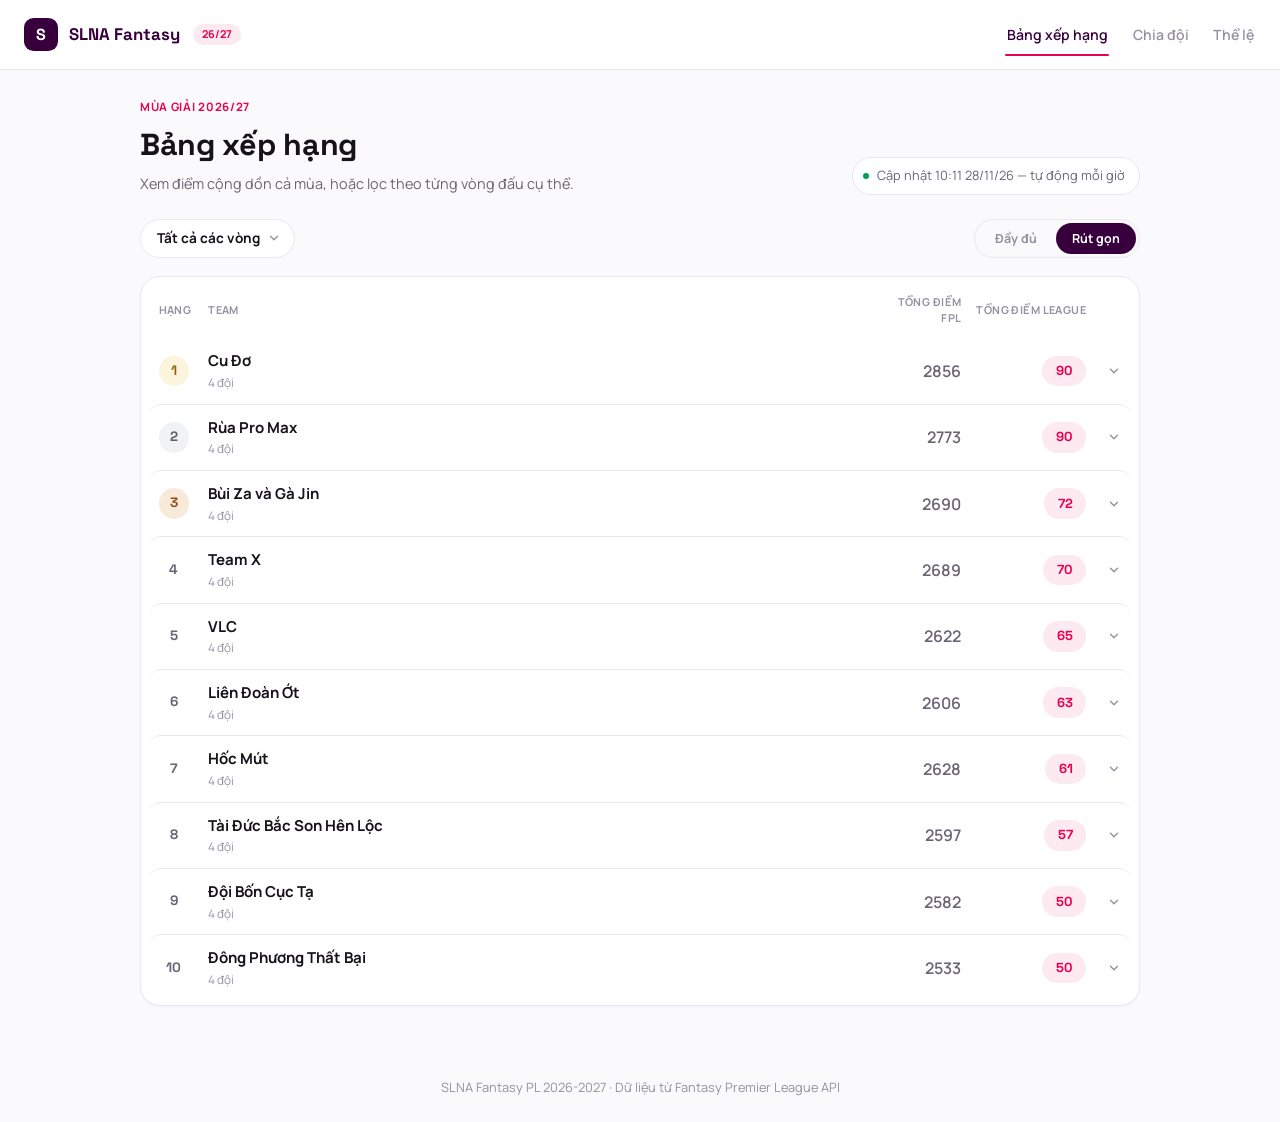
<file: index.html>
<!doctype html>
<html lang="vi">
<head>
  <meta charset="utf-8" />
  <meta name="viewport" content="width=device-width, initial-scale=1" />
  <title>SLNA Fantasy PL 2026-2027 — Bảng xếp hạng</title>
  <link rel="stylesheet" href="assets/style.css" />
</head>
<body>
  <header class="site-header">
    <div class="brand">
      <div class="brand-mark">S</div>
      <span class="brand-name">SLNA Fantasy</span>
      <span class="brand-season">26/27</span>
    </div>
    <nav class="site-nav">
      <a href="index.html" class="active">Bảng xếp hạng</a>
      <a href="teams.html">Chia đội</a>
      <a href="rules.html">Thể lệ</a>
    </nav>
  </header>

  <main>
    <div class="page-head">
      <div>
        <span class="eyebrow">Mùa giải 2026/27</span>
        <h1 class="title">Bảng xếp hạng</h1>
        <p class="sub">Xem điểm cộng dồn cả mùa, hoặc lọc theo từng vòng đấu cụ thể.</p>
      </div>
      <div class="updated">
        <span class="live-dot"></span>
        <span id="updated-at"></span>
      </div>
    </div>

    <div class="standings-controls">
      <div class="gw-select-wrap">
        <select id="gw-select"></select>
        <span class="gw-chevron"><svg width="14" height="14" viewBox="0 0 16 16" fill="none"><path d="M4 6l4 4 4-4" stroke="currentColor" stroke-width="1.6" stroke-linecap="round" stroke-linejoin="round"/></svg></span>
      </div>
      <div class="view-toggle" id="view-toggle">
        <button type="button" class="view-btn" data-mode="full">Đầy đủ</button>
        <button type="button" class="view-btn active" data-mode="compact">Rút gọn</button>
      </div>
    </div>

    <div class="table-card">
      <div class="row-head" id="standings-head"></div>
      <div id="standings-body"></div>
    </div>
  </main>

  <nav class="tabbar">
    <a href="index.html" class="active">
      <svg width="20" height="20" viewBox="0 0 20 20" fill="none"><path d="M4 11h3v6H4v-6zM8.5 6h3v11h-3V6zM13 13h3v4h-3v-4z" stroke="currentColor" stroke-width="1.4" stroke-linejoin="round"/></svg>
      <span>Xếp hạng</span>
    </a>
    <a href="teams.html">
      <svg width="20" height="20" viewBox="0 0 20 20" fill="none"><rect x="3.5" y="3.5" width="5.5" height="5.5" rx="1.3" stroke="currentColor" stroke-width="1.4"/><rect x="11" y="3.5" width="5.5" height="5.5" rx="1.3" stroke="currentColor" stroke-width="1.4"/><rect x="3.5" y="11" width="5.5" height="5.5" rx="1.3" stroke="currentColor" stroke-width="1.4"/><rect x="11" y="11" width="5.5" height="5.5" rx="1.3" stroke="currentColor" stroke-width="1.4"/></svg>
      <span>Chia đội</span>
    </a>
    <a href="rules.html">
      <svg width="20" height="20" viewBox="0 0 20 20" fill="none"><path d="M5 3.5h7l3 3V16a1 1 0 0 1-1 1H5a1 1 0 0 1-1-1V4.5a1 1 0 0 1 1-1z" stroke="currentColor" stroke-width="1.4" stroke-linejoin="round"/><path d="M7 9h6M7 12h6" stroke="currentColor" stroke-width="1.4" stroke-linecap="round"/></svg>
      <span>Thể lệ</span>
    </a>
  </nav>

  <footer>SLNA Fantasy PL 2026-2027 · Dữ liệu từ Fantasy Premier League API</footer>
  <script src="assets/app.js"></script>
</body>
</html>
</file>
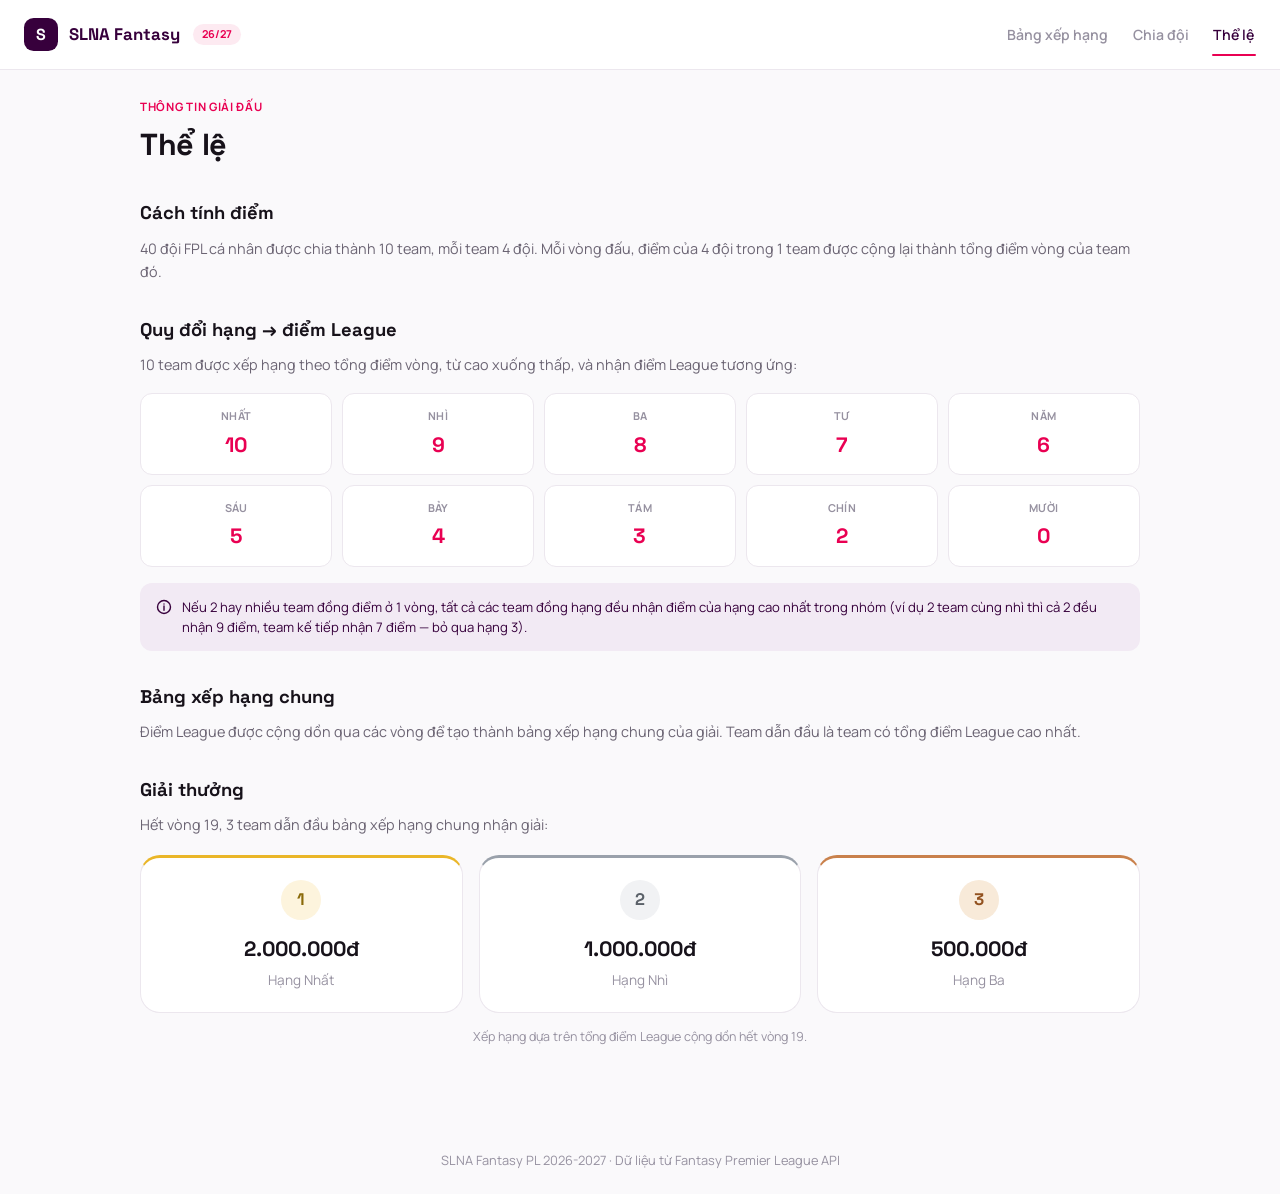
<file: rules.html>
<!doctype html>
<html lang="vi">
<head>
  <meta charset="utf-8" />
  <meta name="viewport" content="width=device-width, initial-scale=1" />
  <title>SLNA Fantasy PL 2026-2027 — Thể lệ</title>
  <link rel="stylesheet" href="assets/style.css" />
</head>
<body>
  <header class="site-header">
    <div class="brand">
      <div class="brand-mark">S</div>
      <span class="brand-name">SLNA Fantasy</span>
      <span class="brand-season">26/27</span>
    </div>
    <nav class="site-nav">
      <a href="index.html">Bảng xếp hạng</a>
      <a href="teams.html">Chia đội</a>
      <a href="rules.html" class="active">Thể lệ</a>
    </nav>
  </header>

  <main>
    <span class="eyebrow">Thông tin giải đấu</span>
    <h1 class="title" style="margin-bottom: 2rem;">Thể lệ</h1>

    <div class="section">
      <h2>Cách tính điểm</h2>
      <p>40 đội FPL cá nhân được chia thành 10 team, mỗi team 4 đội. Mỗi vòng đấu, điểm
        của 4 đội trong 1 team được cộng lại thành tổng điểm vòng của team đó.</p>
    </div>

    <div class="section">
      <h2>Quy đổi hạng → điểm League</h2>
      <p>10 team được xếp hạng theo tổng điểm vòng, từ cao xuống thấp, và nhận điểm League
        tương ứng:</p>
      <div class="rank-grid">
        <div class="rank-grid-item"><div class="r">Nhất</div><div class="p">10</div></div>
        <div class="rank-grid-item"><div class="r">Nhì</div><div class="p">9</div></div>
        <div class="rank-grid-item"><div class="r">Ba</div><div class="p">8</div></div>
        <div class="rank-grid-item"><div class="r">Tư</div><div class="p">7</div></div>
        <div class="rank-grid-item"><div class="r">Năm</div><div class="p">6</div></div>
        <div class="rank-grid-item"><div class="r">Sáu</div><div class="p">5</div></div>
        <div class="rank-grid-item"><div class="r">Bảy</div><div class="p">4</div></div>
        <div class="rank-grid-item"><div class="r">Tám</div><div class="p">3</div></div>
        <div class="rank-grid-item"><div class="r">Chín</div><div class="p">2</div></div>
        <div class="rank-grid-item"><div class="r">Mười</div><div class="p">0</div></div>
      </div>
      <div class="callout">
        <svg width="16" height="16" viewBox="0 0 16 16" fill="none"><circle cx="8" cy="8" r="6.5" stroke="currentColor" stroke-width="1.4"/><path d="M8 7v4.2M8 5v.01" stroke="currentColor" stroke-width="1.4" stroke-linecap="round"/></svg>
        <span>Nếu 2 hay nhiều team đồng điểm ở 1 vòng, tất cả các team đồng hạng đều nhận
          điểm của hạng cao nhất trong nhóm (ví dụ 2 team cùng nhì thì cả 2 đều nhận 9
          điểm, team kế tiếp nhận 7 điểm — bỏ qua hạng 3).</span>
      </div>
    </div>

    <div class="section">
      <h2>Bảng xếp hạng chung</h2>
      <p>Điểm League được cộng dồn qua các vòng để tạo thành bảng xếp hạng chung của giải.
        Team dẫn đầu là team có tổng điểm League cao nhất.</p>
    </div>

    <div class="section">
      <h2>Giải thưởng</h2>
      <p>Hết vòng 19, 3 team dẫn đầu bảng xếp hạng chung nhận giải:</p>
      <div class="prize-list">
        <div class="prize gold">
          <div class="prize-num">1</div>
          <div class="amount">2.000.000đ</div>
          <div class="muted">Hạng Nhất</div>
        </div>
        <div class="prize silver">
          <div class="prize-num">2</div>
          <div class="amount">1.000.000đ</div>
          <div class="muted">Hạng Nhì</div>
        </div>
        <div class="prize bronze">
          <div class="prize-num">3</div>
          <div class="amount">500.000đ</div>
          <div class="muted">Hạng Ba</div>
        </div>
      </div>
      <div class="prizes-note">Xếp hạng dựa trên tổng điểm League cộng dồn hết vòng 19.</div>
    </div>
  </main>

  <nav class="tabbar">
    <a href="index.html">
      <svg width="20" height="20" viewBox="0 0 20 20" fill="none"><path d="M4 11h3v6H4v-6zM8.5 6h3v11h-3V6zM13 13h3v4h-3v-4z" stroke="currentColor" stroke-width="1.4" stroke-linejoin="round"/></svg>
      <span>Xếp hạng</span>
    </a>
    <a href="teams.html">
      <svg width="20" height="20" viewBox="0 0 20 20" fill="none"><rect x="3.5" y="3.5" width="5.5" height="5.5" rx="1.3" stroke="currentColor" stroke-width="1.4"/><rect x="11" y="3.5" width="5.5" height="5.5" rx="1.3" stroke="currentColor" stroke-width="1.4"/><rect x="3.5" y="11" width="5.5" height="5.5" rx="1.3" stroke="currentColor" stroke-width="1.4"/><rect x="11" y="11" width="5.5" height="5.5" rx="1.3" stroke="currentColor" stroke-width="1.4"/></svg>
      <span>Chia đội</span>
    </a>
    <a href="rules.html" class="active">
      <svg width="20" height="20" viewBox="0 0 20 20" fill="none"><path d="M5 3.5h7l3 3V16a1 1 0 0 1-1 1H5a1 1 0 0 1-1-1V4.5a1 1 0 0 1 1-1z" stroke="currentColor" stroke-width="1.4" stroke-linejoin="round"/><path d="M7 9h6M7 12h6" stroke="currentColor" stroke-width="1.4" stroke-linecap="round"/></svg>
      <span>Thể lệ</span>
    </a>
  </nav>

  <footer>SLNA Fantasy PL 2026-2027 · Dữ liệu từ Fantasy Premier League API</footer>
  <script src="assets/app.js"></script>
</body>
</html>
</file>
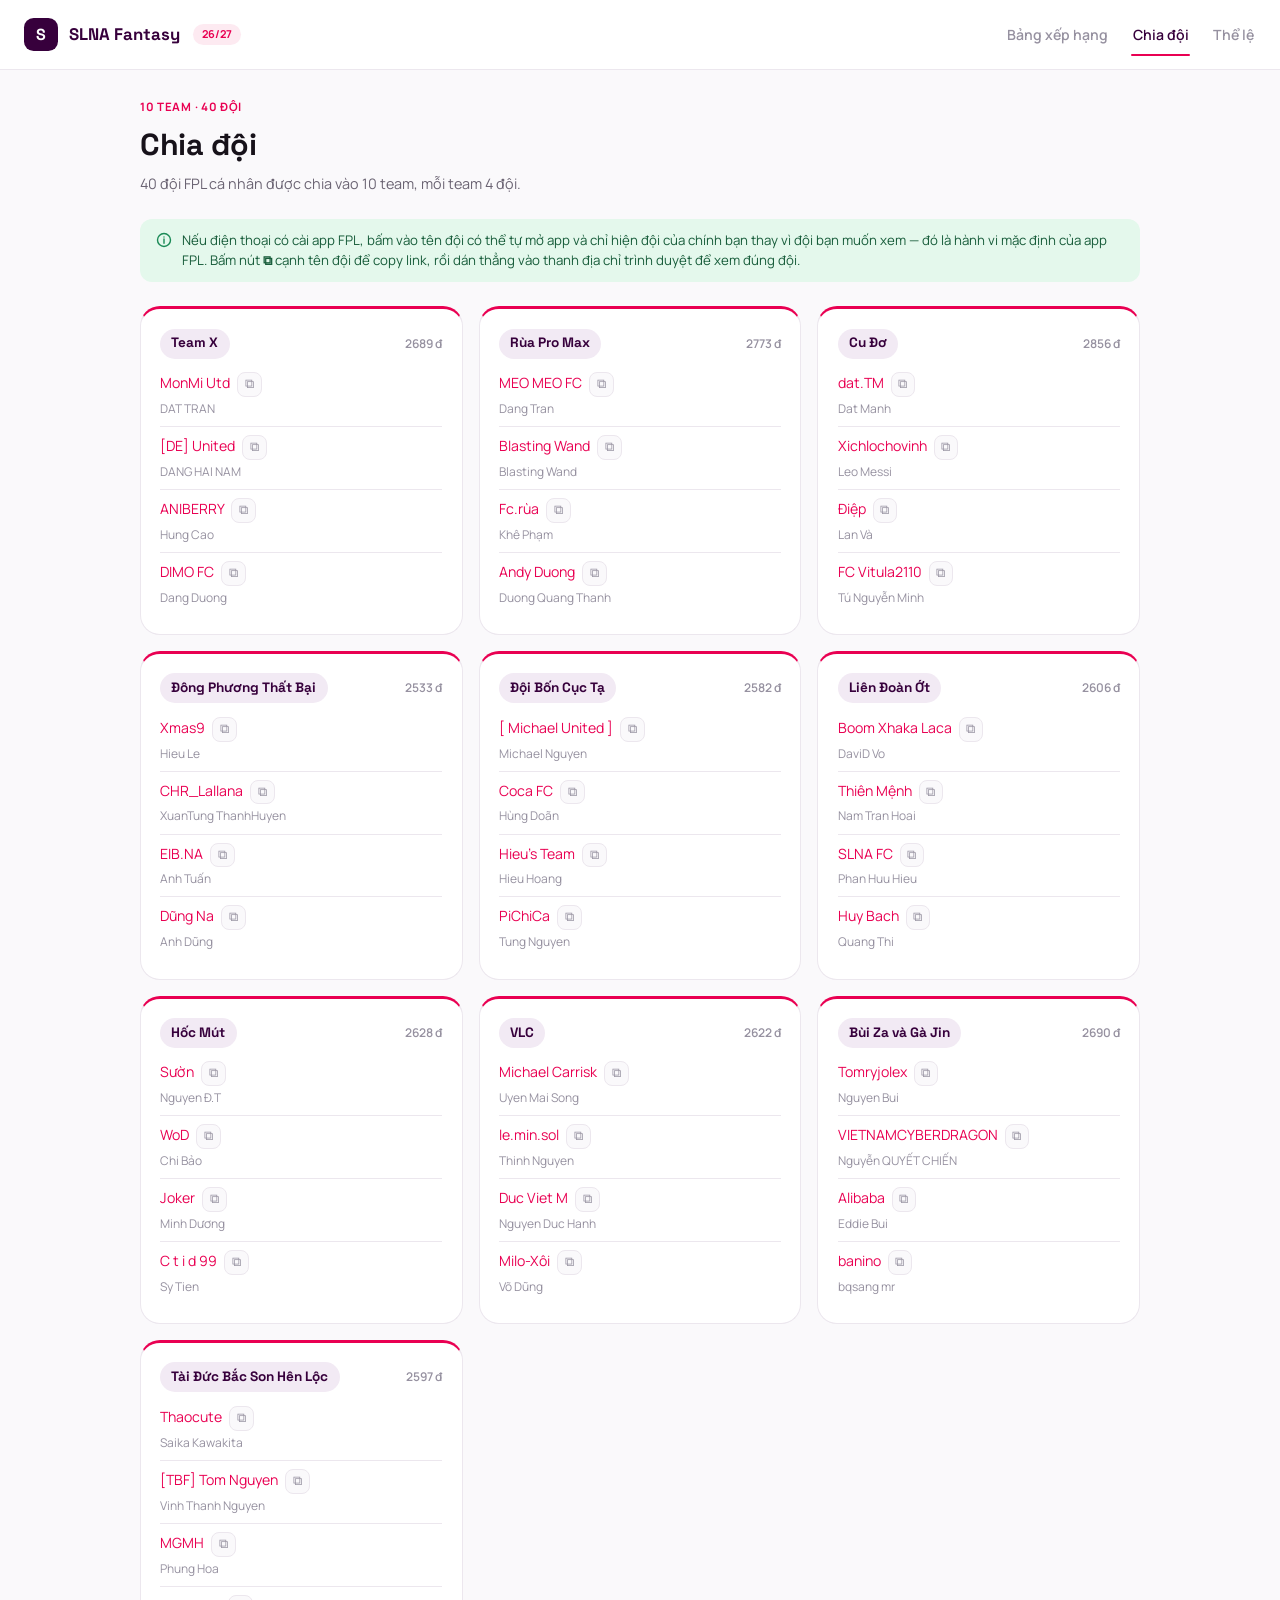
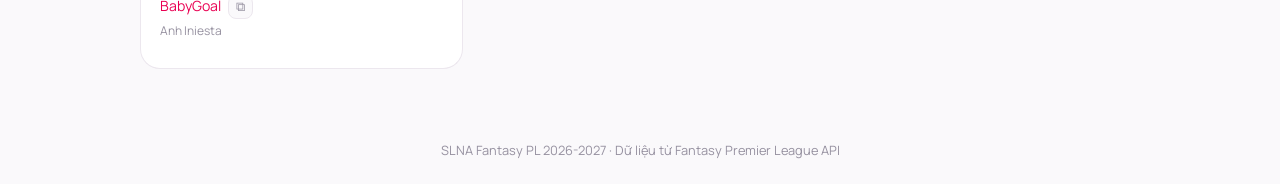
<file: teams.html>
<!doctype html>
<html lang="vi">
<head>
  <meta charset="utf-8" />
  <meta name="viewport" content="width=device-width, initial-scale=1" />
  <title>SLNA Fantasy PL 2026-2027 — Chia đội</title>
  <link rel="stylesheet" href="assets/style.css" />
</head>
<body>
  <header class="site-header">
    <div class="brand">
      <div class="brand-mark">S</div>
      <span class="brand-name">SLNA Fantasy</span>
      <span class="brand-season">26/27</span>
    </div>
    <nav class="site-nav">
      <a href="index.html">Bảng xếp hạng</a>
      <a href="teams.html" class="active">Chia đội</a>
      <a href="rules.html">Thể lệ</a>
    </nav>
  </header>

  <main>
    <span class="eyebrow">10 team · 40 đội</span>
    <h1 class="title">Chia đội</h1>
    <p class="sub" style="margin-bottom: 1.5rem;">40 đội FPL cá nhân được chia vào 10 team, mỗi team 4 đội.</p>

    <div class="note">
      <svg width="16" height="16" viewBox="0 0 16 16" fill="none"><circle cx="8" cy="8" r="6.5" stroke="currentColor" stroke-width="1.4"/><path d="M8 7v4.2M8 5v.01" stroke="currentColor" stroke-width="1.4" stroke-linecap="round"/></svg>
      <span>Nếu điện thoại có cài app FPL, bấm vào tên đội có thể tự mở app và chỉ hiện
        đội của chính bạn thay vì đội bạn muốn xem — đó là hành vi mặc định của app FPL.
        Bấm nút <strong>⧉</strong> cạnh tên đội để copy link, rồi dán thẳng vào thanh địa
        chỉ trình duyệt để xem đúng đội.</span>
    </div>

    <div class="teams-grid" id="teams-grid"></div>
  </main>

  <nav class="tabbar">
    <a href="index.html">
      <svg width="20" height="20" viewBox="0 0 20 20" fill="none"><path d="M4 11h3v6H4v-6zM8.5 6h3v11h-3V6zM13 13h3v4h-3v-4z" stroke="currentColor" stroke-width="1.4" stroke-linejoin="round"/></svg>
      <span>Xếp hạng</span>
    </a>
    <a href="teams.html" class="active">
      <svg width="20" height="20" viewBox="0 0 20 20" fill="none"><rect x="3.5" y="3.5" width="5.5" height="5.5" rx="1.3" stroke="currentColor" stroke-width="1.4"/><rect x="11" y="3.5" width="5.5" height="5.5" rx="1.3" stroke="currentColor" stroke-width="1.4"/><rect x="3.5" y="11" width="5.5" height="5.5" rx="1.3" stroke="currentColor" stroke-width="1.4"/><rect x="11" y="11" width="5.5" height="5.5" rx="1.3" stroke="currentColor" stroke-width="1.4"/></svg>
      <span>Chia đội</span>
    </a>
    <a href="rules.html">
      <svg width="20" height="20" viewBox="0 0 20 20" fill="none"><path d="M5 3.5h7l3 3V16a1 1 0 0 1-1 1H5a1 1 0 0 1-1-1V4.5a1 1 0 0 1 1-1z" stroke="currentColor" stroke-width="1.4" stroke-linejoin="round"/><path d="M7 9h6M7 12h6" stroke="currentColor" stroke-width="1.4" stroke-linecap="round"/></svg>
      <span>Thể lệ</span>
    </a>
  </nav>

  <footer>SLNA Fantasy PL 2026-2027 · Dữ liệu từ Fantasy Premier League API</footer>
  <script src="assets/app.js"></script>
</body>
</html>
</file>
<file: assets/style.css>
@import url("https://fonts.googleapis.com/css2?family=Space+Grotesk:wght@500;600;700&family=Manrope:wght@400;500;600;700;800&display=swap");

:root {
  --bg: #faf9fb;
  --surface: #ffffff;
  --stripe: #f4f2f6;
  --text: #17121a;
  --text-2: #6b6473;
  --text-3: #9691a0;
  --border: #ece7ee;
  --purple: #37003c;
  --pink: #e90052;
  --green: #009e58;
  --pink-tint: #fdeaf1;
  --purple-tint: #f2eaf4;
  --green-tint: #e4f8ec;
  --gold: #eab628;
  --gold-tint: #fdf4dd;
  --silver: #9aa1ab;
  --silver-tint: #f1f2f4;
  --bronze: #c9814c;
  --bronze-tint: #f8ead9;
  --radius-lg: 20px;
  --radius-md: 12px;
  --radius-pill: 999px;
}

* {
  box-sizing: border-box;
}

body {
  margin: 0;
  background: var(--bg);
  color: var(--text);
  font-family: "Manrope", -apple-system, BlinkMacSystemFont, "Segoe UI", sans-serif;
  line-height: 1.5;
  -webkit-font-smoothing: antialiased;
}

a {
  color: var(--pink);
  text-decoration: none;
}
a:hover {
  color: var(--purple);
}

h1, h2, h3 {
  font-family: "Space Grotesk", "Manrope", sans-serif;
  margin: 0;
}

/* ---------- Header / nav ---------- */

header.site-header {
  position: sticky;
  top: 0;
  z-index: 10;
  display: flex;
  align-items: center;
  justify-content: space-between;
  gap: 1rem;
  flex-wrap: wrap;
  padding: 1rem 1.5rem;
  background: var(--surface);
  border-bottom: 1px solid var(--border);
}

.brand {
  display: flex;
  align-items: center;
  gap: 0.7rem;
}

.brand-mark {
  width: 2.1rem;
  height: 2.1rem;
  border-radius: 0.6rem;
  background: var(--purple);
  color: #fff;
  display: flex;
  align-items: center;
  justify-content: center;
  font-family: "Space Grotesk", sans-serif;
  font-weight: 700;
  font-size: 1rem;
}

.brand-name {
  font-family: "Space Grotesk", sans-serif;
  font-weight: 700;
  font-size: 1.05rem;
  color: var(--purple);
}

.brand-season {
  font-size: 0.68rem;
  font-weight: 700;
  color: var(--pink);
  background: var(--pink-tint);
  padding: 0.15rem 0.55rem;
  border-radius: var(--radius-pill);
  margin-left: 0.15rem;
}

nav.site-nav {
  display: flex;
  align-items: center;
  gap: 1.35rem;
}

nav.site-nav a {
  font-size: 0.88rem;
  font-weight: 600;
  color: var(--text-3);
  padding: 0.5rem 0.1rem;
  position: relative;
}

nav.site-nav a:hover {
  color: var(--purple);
}

nav.site-nav a.active {
  color: var(--purple);
}

nav.site-nav a.active::after {
  content: "";
  position: absolute;
  left: 0;
  right: 0;
  bottom: -0.2rem;
  height: 2px;
  background: var(--pink);
  border-radius: var(--radius-pill);
}

/* Bottom tab bar, mobile only (see media query) */

nav.tabbar {
  display: none;
}

/* ---------- Layout ---------- */

main {
  max-width: 1040px;
  margin: 0 auto;
  padding: 1.75rem 1.25rem 3rem;
}

.card {
  background: var(--surface);
  border-radius: var(--radius-lg);
  padding: 1.4rem;
  margin-bottom: 1.25rem;
  border: 1px solid var(--border);
}

.page-head {
  display: flex;
  align-items: flex-end;
  justify-content: space-between;
  gap: 1.25rem;
  flex-wrap: wrap;
  margin-bottom: 1.5rem;
}

.eyebrow {
  display: block;
  font-size: 0.72rem;
  font-weight: 700;
  letter-spacing: 0.06em;
  text-transform: uppercase;
  color: var(--pink);
  margin-bottom: 0.4rem;
}

h1.title {
  font-size: 1.9rem;
  font-weight: 700;
  letter-spacing: -0.01em;
  color: var(--text);
}

.sub {
  font-size: 0.9rem;
  color: var(--text-2);
  margin: 0.35rem 0 0;
}

.updated {
  display: flex;
  align-items: center;
  gap: 0.5rem;
  font-size: 0.8rem;
  color: var(--text-2);
  background: var(--surface);
  border: 1px solid var(--border);
  border-radius: var(--radius-pill);
  padding: 0.5rem 0.85rem 0.5rem 0.6rem;
}

.live-dot {
  width: 0.42rem;
  height: 0.42rem;
  border-radius: 50%;
  background: var(--green);
  flex-shrink: 0;
}

/* ---------- Standings controls ---------- */

.standings-controls {
  display: flex;
  align-items: center;
  justify-content: space-between;
  flex-wrap: wrap;
  gap: 0.75rem;
  margin-bottom: 1.1rem;
}

.gw-select-wrap {
  position: relative;
  display: inline-flex;
  align-items: center;
}

#gw-select {
  appearance: none;
  -webkit-appearance: none;
  font-family: inherit;
  font-weight: 700;
  font-size: 0.85rem;
  color: var(--text);
  background: var(--surface);
  border: 1px solid var(--border);
  border-radius: var(--radius-pill);
  padding: 0.6rem 2.1rem 0.6rem 1rem;
  cursor: pointer;
}

.gw-chevron {
  position: absolute;
  right: 0.85rem;
  color: var(--text-3);
  pointer-events: none;
  display: flex;
}

.view-toggle {
  display: inline-flex;
  background: var(--bg);
  border: 1px solid var(--border);
  border-radius: var(--radius-pill);
  padding: 0.2rem;
  gap: 0.2rem;
}

.view-btn {
  border: none;
  background: transparent;
  padding: 0.45rem 1rem;
  border-radius: var(--radius-pill);
  font-family: inherit;
  font-size: 0.78rem;
  font-weight: 700;
  color: var(--text-3);
  cursor: pointer;
  transition: background 0.15s ease, color 0.15s ease;
}

.view-btn:hover {
  color: var(--purple);
}

.view-btn.active {
  background: var(--purple);
  color: #fff;
}

/* ---------- Standings table (grid-based, columns shared by header/rows/detail) ---------- */

.table-card {
  background: var(--surface);
  border: 1px solid var(--border);
  border-radius: var(--radius-lg);
  padding: 0.3rem 0.5rem;
  box-shadow: 0 1px 2px rgba(23, 18, 26, 0.03);
}

.row-head,
.standings-row,
.entry-row {
  display: grid;
  grid-template-columns: 2.5rem 1fr 5.4rem 7.2rem 1.6rem;
  align-items: center;
  gap: 0.6rem;
  padding: 0.75rem 0.6rem;
}

.row-head {
  font-size: 0.68rem;
  font-weight: 700;
  letter-spacing: 0.04em;
  text-transform: uppercase;
  color: var(--text-3);
}

.standings-row {
  cursor: pointer;
  border-top: 1px solid var(--border);
  border-radius: var(--radius-md);
}

.standings-row:first-child {
  border-top: none;
}

.standings-row:hover {
  background: var(--bg);
}

.rank-chip {
  width: 1.9rem;
  height: 1.9rem;
  border-radius: 50%;
  display: flex;
  align-items: center;
  justify-content: center;
  font-family: "Space Grotesk", sans-serif;
  font-weight: 700;
  font-size: 0.85rem;
  color: var(--text-2);
}
.rank-chip.r1 { background: var(--gold-tint); color: #8a6a0a; }
.rank-chip.r2 { background: var(--silver-tint); color: #5b6169; }
.rank-chip.r3 { background: var(--bronze-tint); color: #92511f; }

.team-cell {
  display: flex;
  flex-direction: column;
  min-width: 0;
}

.team-name {
  font-weight: 700;
  font-size: 0.94rem;
  color: var(--text);
}

.team-meta {
  font-size: 0.74rem;
  color: var(--text-3);
  margin-top: 1px;
}

.metric-fpl {
  font-weight: 600;
  color: var(--text-2);
  text-align: right;
}

.pill {
  display: inline-flex;
  align-items: center;
  gap: 0.35rem;
  background: var(--pink-tint);
  color: var(--pink);
  font-family: "Space Grotesk", sans-serif;
  border-radius: var(--radius-pill);
  padding: 0.35rem 0.85rem;
  font-weight: 800;
  font-size: 0.82rem;
  width: fit-content;
  justify-self: end;
}

.chev {
  color: var(--text-3);
  display: flex;
  justify-content: flex-end;
}

.chev svg {
  transition: transform 0.15s ease;
}

.standings-row.expanded .chev svg {
  transform: rotate(180deg);
}

.detail-wrap {
  display: none;
  margin: 0.2rem 0 0.6rem;
  padding: 0.5rem 0;
}

.detail-wrap.open {
  display: block;
}

.entry-row {
  background: var(--surface);
  border: 1px solid var(--border);
  border-radius: var(--radius-md);
  margin-top: 0.5rem;
  padding: 0.55rem 0.6rem;
}

.entry-row:first-child {
  margin-top: 0;
}

.entry-dot {
  display: flex;
  align-items: center;
  justify-content: center;
}

.entry-dot span {
  width: 6px;
  height: 6px;
  border-radius: 50%;
  background: var(--border);
}

.entry-name-cell {
  display: flex;
  flex-direction: column;
  min-width: 0;
}

.entry-name-cell a {
  color: var(--purple);
  font-weight: 700;
  font-size: 0.85rem;
  text-decoration: none;
}

.entry-name-cell a:hover {
  text-decoration: underline;
}

.entry-manager {
  color: var(--text-3);
  font-size: 0.75rem;
  margin-top: 1px;
}

.entry-fpl {
  font-family: "Space Grotesk", sans-serif;
  font-weight: 700;
  color: var(--text);
  text-align: right;
}

.copy-link-btn {
  display: inline-flex;
  align-items: center;
  justify-content: center;
  width: 1.55rem;
  height: 1.55rem;
  border: 1px solid var(--border);
  background: var(--bg);
  border-radius: 8px;
  color: var(--text-3);
  font-size: 0.8rem;
  line-height: 1;
  cursor: pointer;
  vertical-align: middle;
  margin-left: 0.25rem;
  padding: 0;
  justify-self: end;
  transition: all 0.15s ease;
}

.copy-link-btn:hover {
  color: var(--pink);
  border-color: var(--pink);
}

.copy-link-btn.copied {
  color: #fff;
  background: var(--green);
  border-color: var(--green);
}

/* ---------- Teams ---------- */

.note {
  display: flex;
  align-items: flex-start;
  gap: 0.6rem;
  background: var(--green-tint);
  border-radius: var(--radius-md);
  padding: 0.75rem 1rem;
  font-size: 0.83rem;
  color: #175c3a;
  margin-bottom: 1.5rem;
}

.note svg {
  flex-shrink: 0;
  margin-top: 1px;
  color: #1a8a56;
}

.teams-grid {
  display: grid;
  grid-template-columns: repeat(auto-fit, minmax(260px, 1fr));
  gap: 1rem;
}

.team-card {
  background: var(--surface);
  border: 1px solid var(--border);
  border-top: 3px solid var(--pink);
  border-radius: var(--radius-lg);
  padding: 1.2rem;
}

.card-head {
  display: flex;
  align-items: center;
  justify-content: space-between;
  margin-bottom: 0.85rem;
}

.team-tag {
  font-family: "Space Grotesk", sans-serif;
  font-weight: 700;
  font-size: 0.85rem;
  color: var(--purple);
  background: var(--purple-tint);
  padding: 0.3rem 0.7rem;
  border-radius: var(--radius-pill);
}

.team-total {
  font-size: 0.75rem;
  color: var(--text-3);
  font-weight: 600;
}

.team-card ul {
  list-style: none;
  margin: 0;
  padding: 0;
}

.team-card li {
  padding: 0.5rem 0;
  border-top: 1px solid var(--border);
  font-size: 0.88rem;
}

.team-card li:first-child {
  border-top: none;
  padding-top: 0;
}

/* ---------- Rules page ---------- */

.section {
  margin-bottom: 2rem;
}

.section h2 {
  font-size: 1.15rem;
  font-weight: 700;
  color: var(--text);
  margin-bottom: 0.6rem;
}

.section p {
  font-size: 0.9rem;
  line-height: 1.65;
  color: var(--text-2);
  margin: 0;
}

.rank-grid {
  display: grid;
  grid-template-columns: repeat(5, 1fr);
  gap: 0.6rem;
  margin-top: 1rem;
}

.rank-grid-item {
  background: var(--surface);
  border: 1px solid var(--border);
  border-radius: var(--radius-md);
  padding: 0.85rem 0.6rem;
  text-align: center;
}

.rank-grid-item .r {
  font-size: 0.68rem;
  font-weight: 700;
  color: var(--text-3);
  text-transform: uppercase;
  letter-spacing: 0.03em;
}

.rank-grid-item .p {
  font-family: "Space Grotesk", sans-serif;
  font-weight: 700;
  font-size: 1.3rem;
  color: var(--pink);
  margin-top: 0.35rem;
}

.callout {
  display: flex;
  align-items: flex-start;
  gap: 0.6rem;
  background: var(--purple-tint);
  border-radius: var(--radius-md);
  padding: 0.85rem 1rem;
  font-size: 0.82rem;
  color: var(--purple);
  margin-top: 1rem;
  line-height: 1.55;
}

.callout svg {
  flex-shrink: 0;
  margin-top: 2px;
}

.prize-list {
  display: grid;
  grid-template-columns: repeat(auto-fit, minmax(150px, 1fr));
  gap: 1rem;
  margin-top: 1.1rem;
}

.prize {
  background: var(--surface);
  border: 1px solid var(--border);
  border-top: 3px solid var(--border);
  border-radius: var(--radius-lg);
  padding: 1.4rem 1.1rem;
  text-align: center;
}

.prize.gold { border-top-color: var(--gold); }
.prize.silver { border-top-color: var(--silver); }
.prize.bronze { border-top-color: var(--bronze); }

.prize-num {
  width: 2.5rem;
  height: 2.5rem;
  border-radius: 50%;
  margin: 0 auto 0.85rem;
  display: flex;
  align-items: center;
  justify-content: center;
  font-family: "Space Grotesk", sans-serif;
  font-weight: 700;
  font-size: 1.05rem;
}
.prize.gold .prize-num { background: var(--gold-tint); color: #8a6a0a; }
.prize.silver .prize-num { background: var(--silver-tint); color: #5b6169; }
.prize.bronze .prize-num { background: var(--bronze-tint); color: #92511f; }

.prize .amount {
  font-family: "Space Grotesk", sans-serif;
  font-weight: 700;
  font-size: 1.3rem;
  color: var(--text);
}

.prize .muted {
  margin-top: 0.3rem;
}

.prizes-note {
  font-size: 0.78rem;
  color: var(--text-3);
  margin-top: 0.9rem;
  text-align: center;
}

.muted {
  color: var(--text-3);
  font-size: 0.85rem;
}

.updated-at {
  color: var(--text-3);
  font-size: 0.8rem;
}

footer {
  text-align: center;
  color: var(--text-3);
  font-size: 0.8rem;
  padding: 1.5rem 1rem;
}

/* ---------- Mobile ---------- */

@media (max-width: 640px) {
  header.site-header {
    padding: 0.85rem 1rem;
  }

  nav.site-nav {
    display: none;
  }

  main {
    padding: 1.25rem 1rem 5.5rem;
  }

  h1.title {
    font-size: 1.5rem;
  }

  .row-head,
  .standings-row,
  .entry-row {
    grid-template-columns: 2.1rem 1fr 4.8rem 6rem 1.3rem;
    gap: 0.35rem;
    padding: 0.65rem 0.35rem;
  }

  .standings-row,
  .entry-row {
    font-size: 0.85rem;
  }

  .row-head {
    font-size: 0.6rem;
    letter-spacing: 0.02em;
  }

  .rank-chip {
    width: 1.7rem;
    height: 1.7rem;
    font-size: 0.78rem;
  }

  .prize-list {
    grid-template-columns: 1fr 1fr;
  }

  nav.tabbar {
    display: flex;
    position: fixed;
    left: 0;
    right: 0;
    bottom: 0;
    z-index: 10;
    height: 4rem;
    background: var(--surface);
    border-top: 1px solid var(--border);
    align-items: center;
    justify-content: space-around;
    padding-bottom: 0.25rem;
  }

  nav.tabbar a {
    display: flex;
    flex-direction: column;
    align-items: center;
    gap: 0.2rem;
    color: var(--text-3);
    font-size: 0.66rem;
    font-weight: 600;
  }

  nav.tabbar a.active {
    color: var(--pink);
  }
}
</file>
